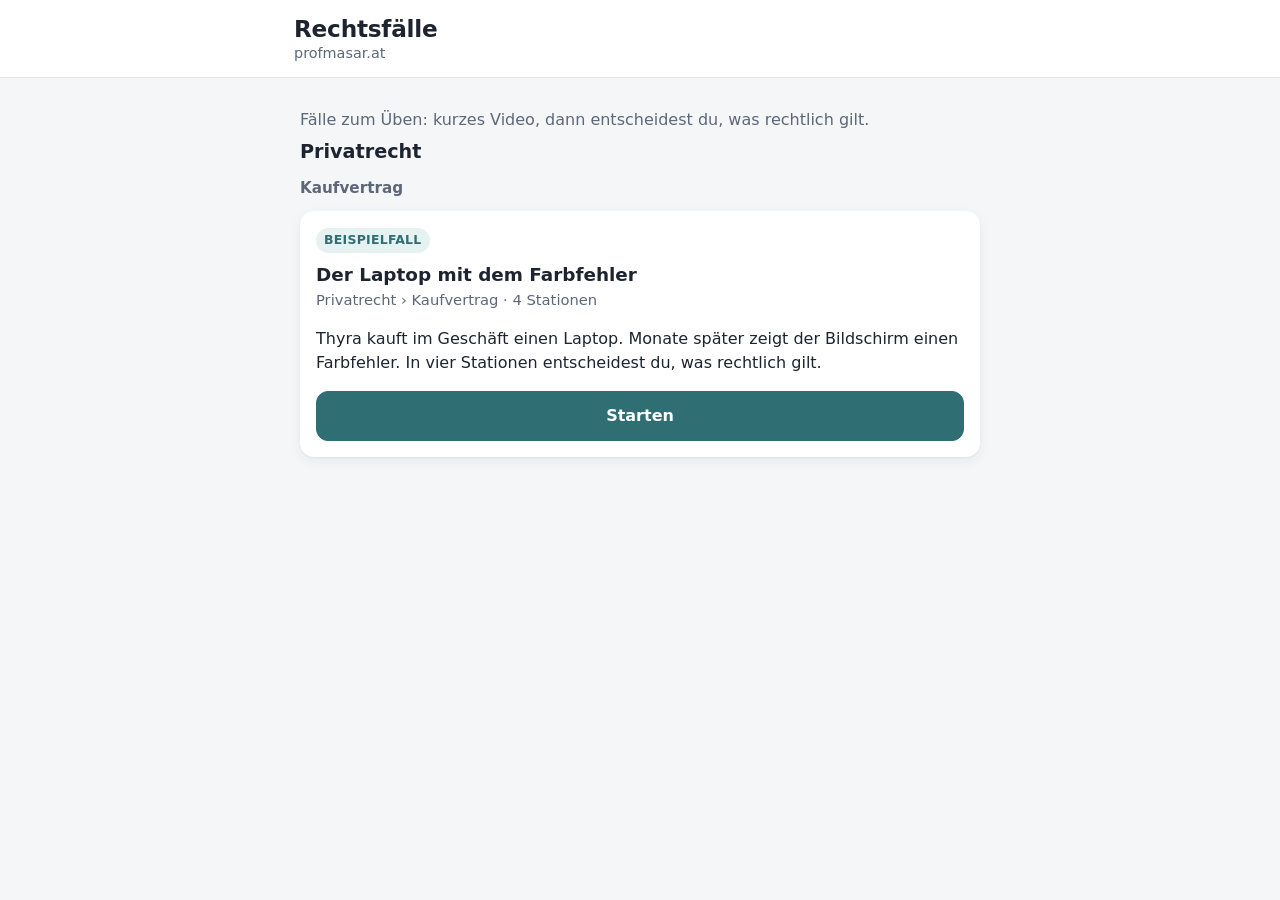
<file: index.html>
<!DOCTYPE html>
<html lang="de-AT">
<head>
  <meta charset="utf-8">
  <meta name="viewport" content="width=device-width, initial-scale=1">
  <title>Rechtsfälle – profmasar.at</title>
  <link rel="icon" href="data:image/svg+xml,%3Csvg xmlns='http://www.w3.org/2000/svg' viewBox='0 0 16 16'%3E%3Crect width='16' height='16' rx='3' fill='%232f6f73'/%3E%3C/svg%3E">
  <link rel="stylesheet" href="css/style.css">
</head>
<body data-rolle="uebersicht">
  <header class="top">
    <div class="wrap">
      <div>
        <h1>Rechtsfälle</h1>
        <p class="sub">profmasar.at</p>
      </div>
    </div>
  </header>
  <main class="wrap" id="app"></main>
  <script src="inhalte/faelle.js"></script>
  <script src="faelle/laptop-farbfehler/fall.js"></script>
  <script src="js/app.js"></script>
  <script src="js/uebersicht.js"></script>
</body>
</html>
</file>
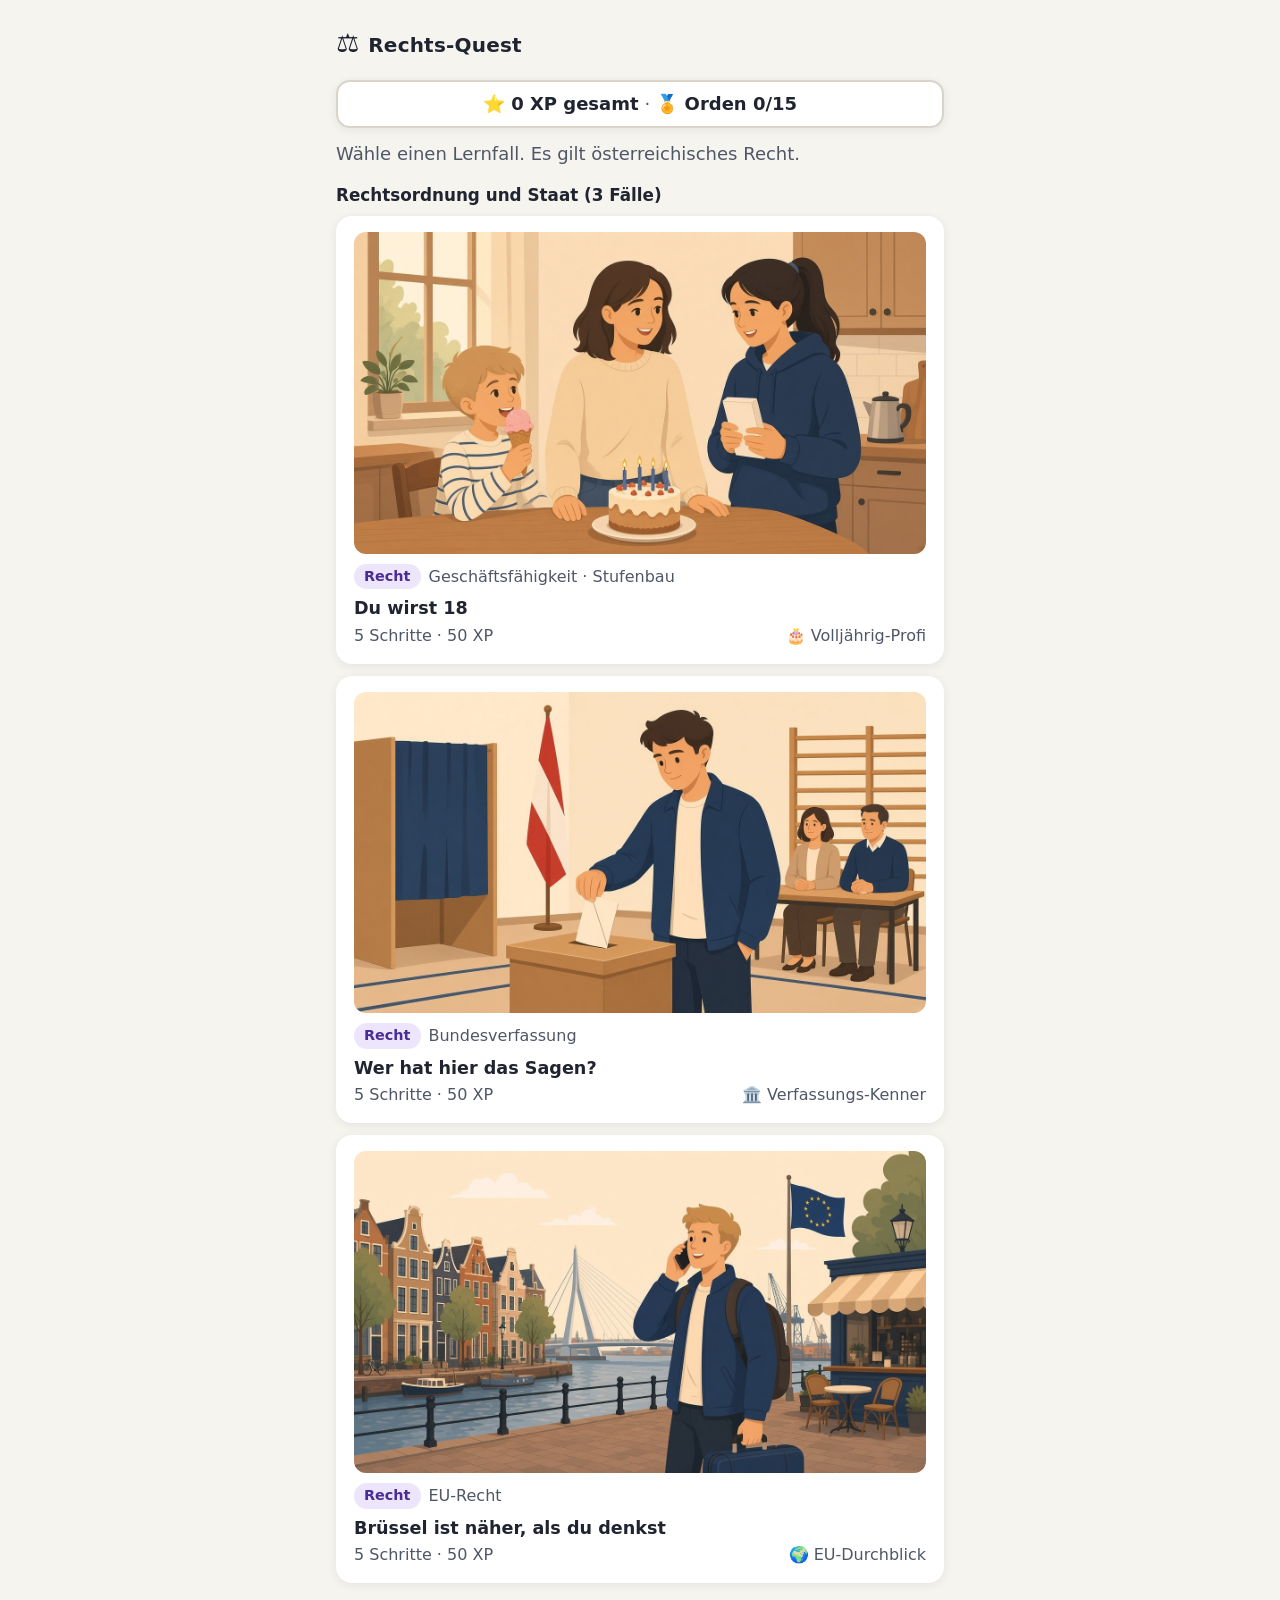
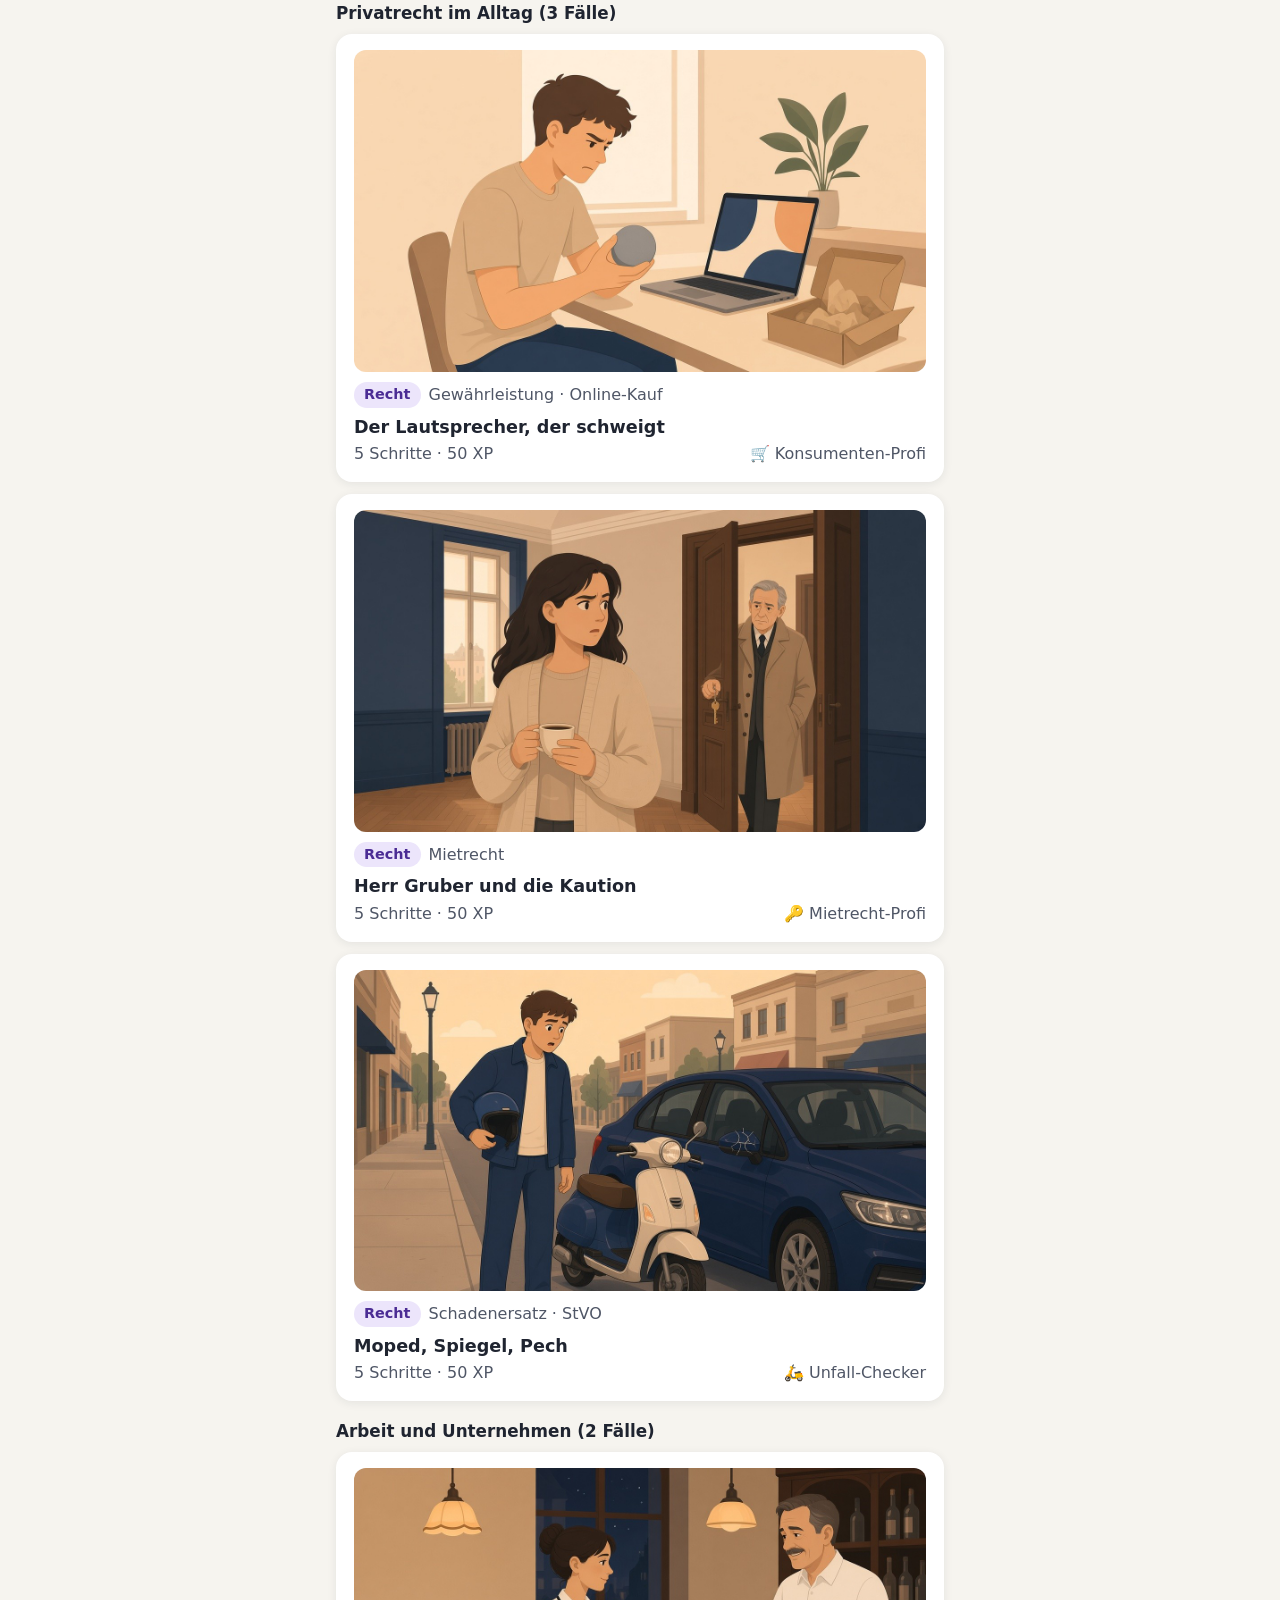
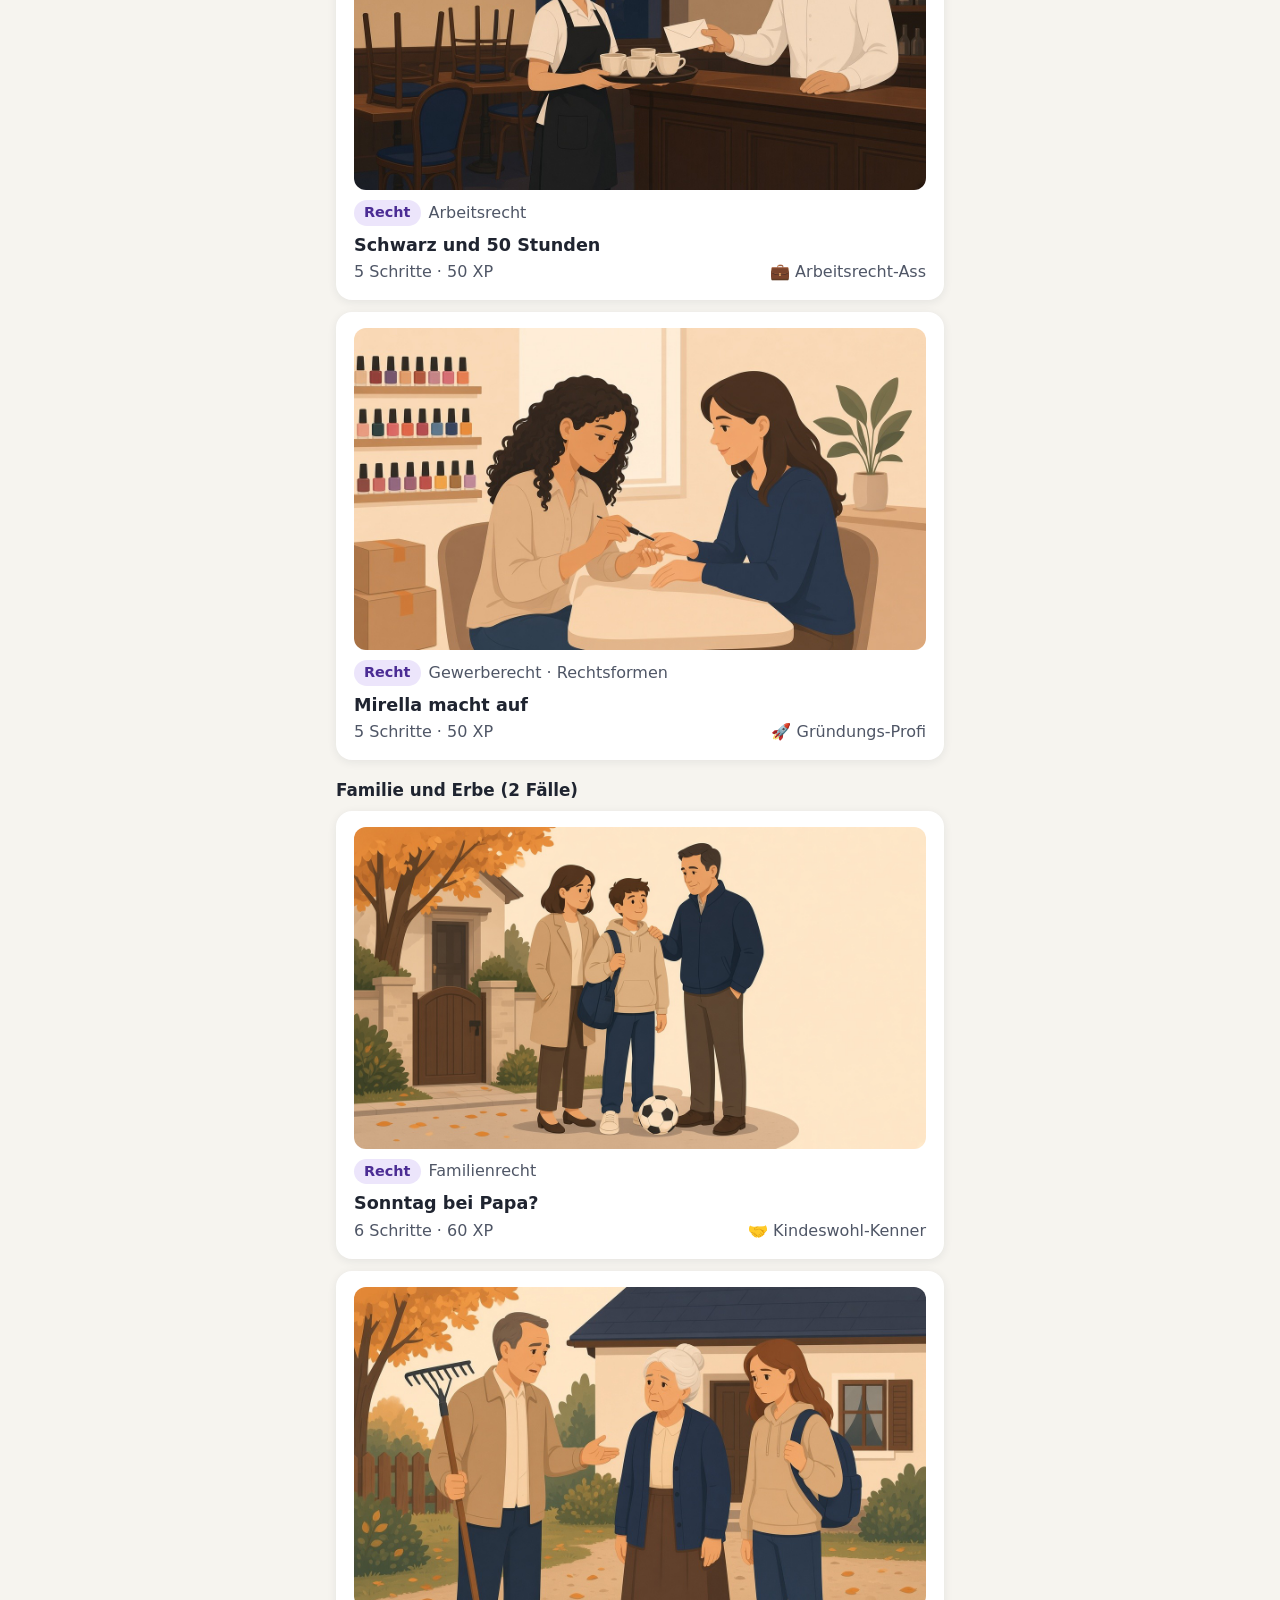
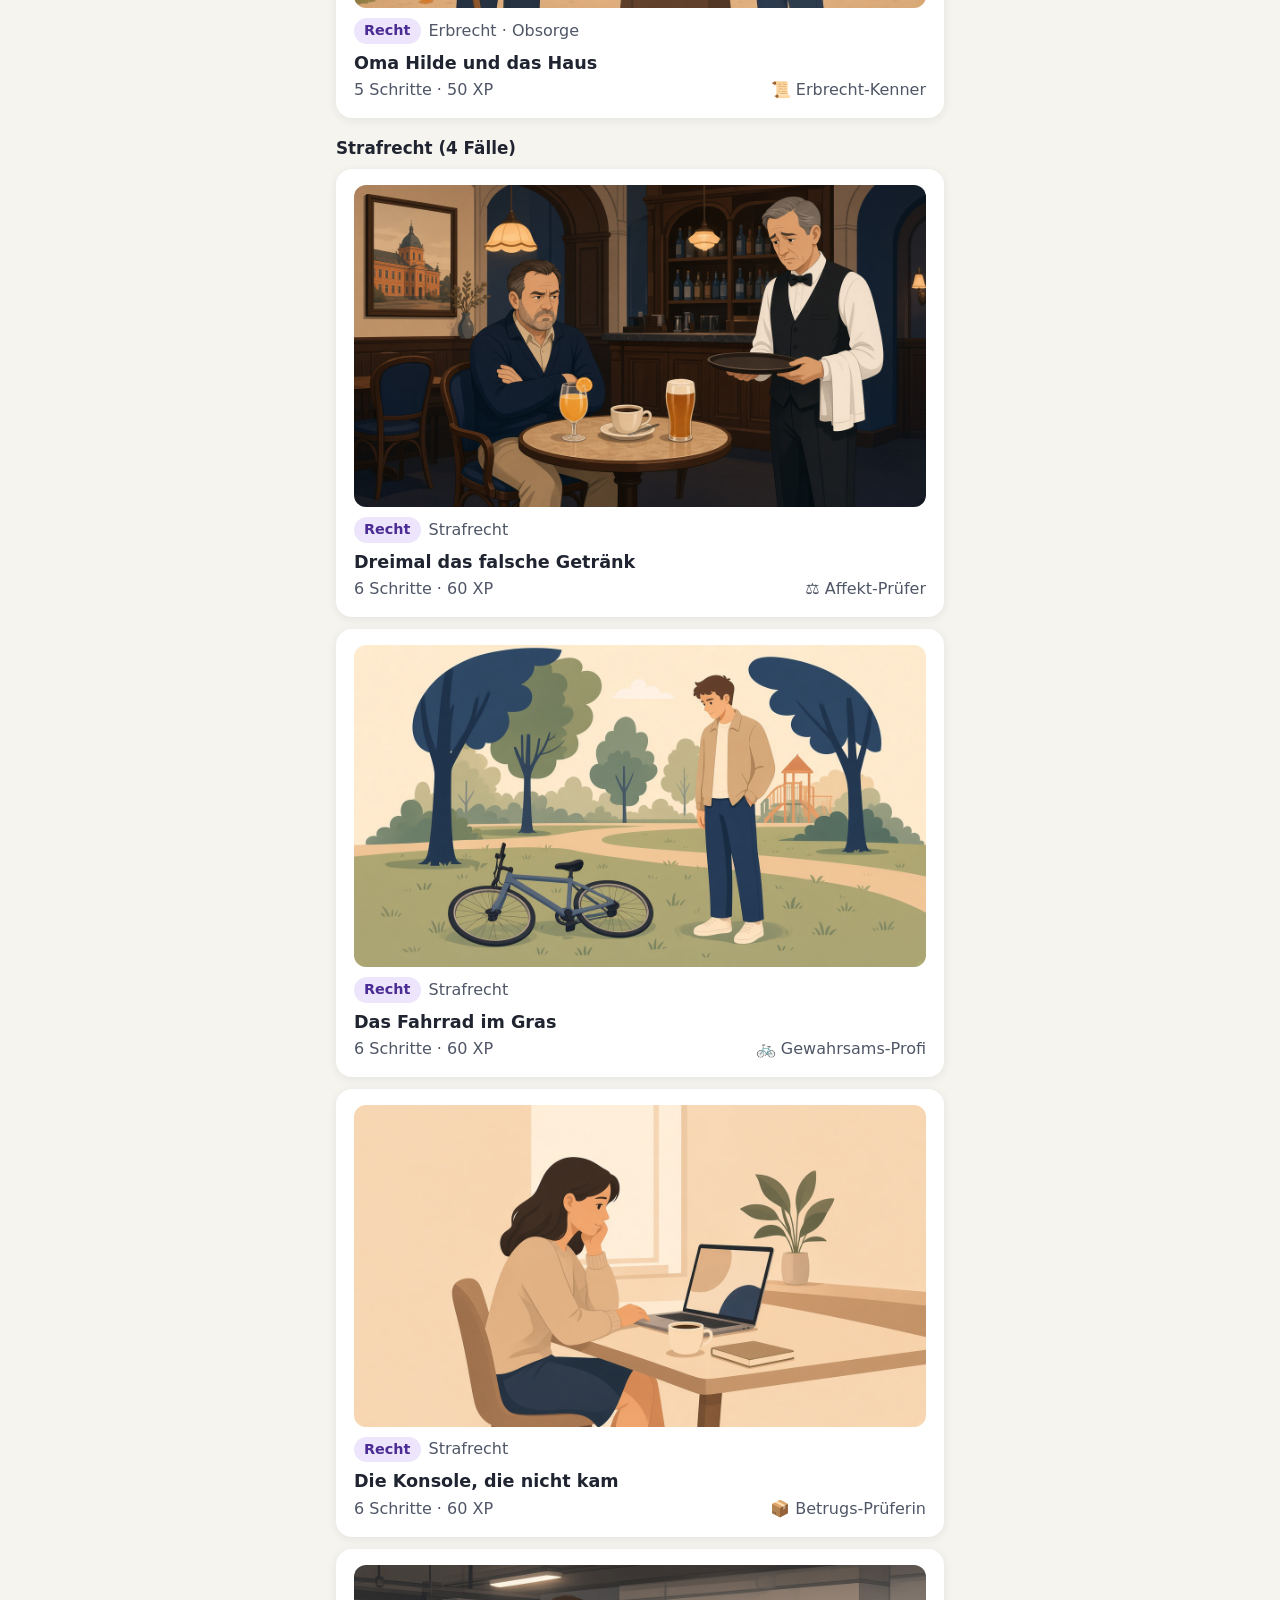
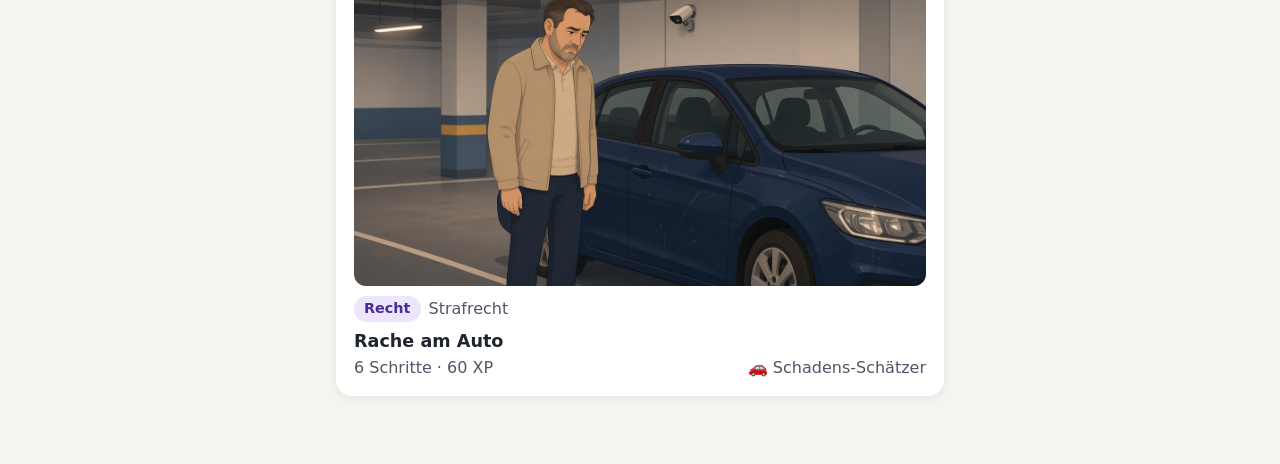
<file: quest/index.html>
<!doctype html>
<html lang="de-AT">
<head>
<meta charset="utf-8">
<meta name="viewport" content="width=device-width, initial-scale=1, viewport-fit=cover">
<meta name="referrer" content="no-referrer">
<meta http-equiv="Content-Security-Policy" content="default-src 'none'; script-src 'self' 'unsafe-inline'; style-src 'self' 'unsafe-inline'; img-src 'self' data:; connect-src 'none'; font-src 'none'; form-action 'none'">
<title>Rechts-Quest</title>
<link rel="stylesheet" href="style.css?v=2026112703">
</head>
<body>
<main id="app" class="app" tabindex="-1">
  <noscript><p>Bitte JavaScript aktivieren, damit der Fall funktioniert.</p></noscript>
</main>
<script src="fall1.js"></script>
<script src="fall2.js"></script>
<script src="fall3.js"></script>
<script src="fall4.js"></script>
<script src="fall5.js"></script>
<script src="fall6.js"></script>
<script src="fall7.js"></script>
<script src="fall8.js"></script>
<script src="fall9.js"></script>
<script src="fall10.js"></script>
<script src="fall11.js"></script>
<script src="fall12.js"></script>
<script src="fall13.js"></script>
<script src="fall14.js"></script>
<script src="baustein_21.js"></script>
<script src="app.js?v=2026112703"></script>
</body>
</html>
</file>
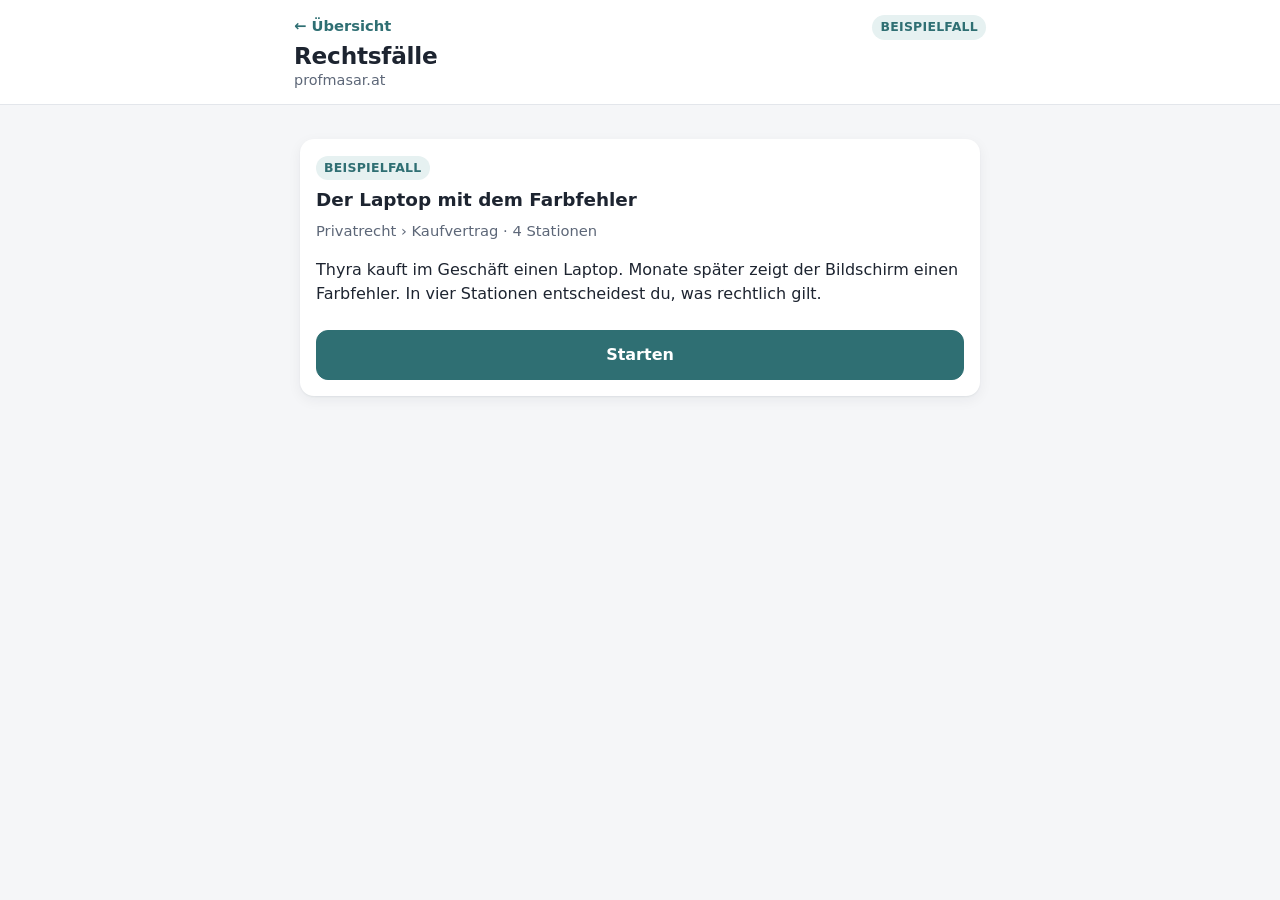
<file: faelle/laptop-farbfehler/index.html>
<!DOCTYPE html>
<html lang="de-AT">
<head>
  <meta charset="utf-8">
  <meta name="viewport" content="width=device-width, initial-scale=1">
  <title>Der Laptop mit dem Farbfehler – Rechtsfälle</title>
  <link rel="icon" href="data:image/svg+xml,%3Csvg xmlns='http://www.w3.org/2000/svg' viewBox='0 0 16 16'%3E%3Crect width='16' height='16' rx='3' fill='%232f6f73'/%3E%3C/svg%3E">
  <link rel="stylesheet" href="../../css/style.css">
</head>
<body data-rolle="fall">
  <header class="top">
    <div class="wrap">
      <div>
        <a class="back" href="../../">← Übersicht</a>
        <h1>Rechtsfälle</h1>
        <p class="sub">profmasar.at</p>
      </div>
      <span class="badge" id="kennzeichen">Beispielfall</span>
    </div>
  </header>
  <main class="wrap" id="app"></main>
  <script src="fall.js"></script>
  <script src="../../js/app.js"></script>
</body>
</html>
</file>
<file: css/style.css>
:root {
  --bg: #f5f6f8;
  --card: #fff;
  --text: #1d2430;
  --muted: #5d6778;
  --line: #e3e6eb;
  --accent: #2f6f73;
  --accent-soft: #e6f1f1;
  --ok: #146c34;
  --ok-soft: #e5f5eb;
  --warn: #7a5b00;
  --warn-soft: #fff6d6;
  --bad: #a82a24;
  --bad-soft: #fbeaea;
  --radius: 14px;
  --shadow: 0 1px 2px rgba(20, 30, 50, .06), 0 4px 14px rgba(20, 30, 50, .06);
}
* { box-sizing: border-box; }
html { -webkit-text-size-adjust: 100%; }
body {
  margin: 0;
  background: var(--bg);
  color: var(--text);
  font: 16px/1.5 system-ui, -apple-system, "Segoe UI", Roboto, "Helvetica Neue", Arial, sans-serif;
}
button {
  font: inherit;
  color: inherit;
  cursor: pointer;
  -webkit-tap-highlight-color: transparent;
}
button:focus-visible {
  outline: 3px solid var(--accent);
  outline-offset: 2px;
}
.wrap {
  max-width: 720px;
  margin: 0 auto;
  padding: 16px 14px 28px;
}
header.top {
  background: var(--card);
  border-bottom: 1px solid var(--line);
}
header.top .wrap {
  padding: 14px 14px 12px;
  display: flex;
  align-items: baseline;
  justify-content: space-between;
  gap: 12px;
}
h1 {
  font-size: 1.25rem;
  line-height: 1.25;
  margin: 0;
  letter-spacing: -.01em;
}
.sub {
  color: var(--muted);
  font-size: .9rem;
  margin: 0;
}
h2 {
  font-size: 1.15rem;
  line-height: 1.3;
  margin: 0 0 8px;
}
h3 {
  font-size: 1rem;
  margin: 0 0 8px;
}
.badge {
  display: inline-block;
  font-size: .78rem;
  font-weight: 700;
  letter-spacing: .02em;
  text-transform: uppercase;
  padding: 3px 8px;
  border-radius: 99px;
  background: var(--accent-soft);
  color: var(--accent);
}
.card {
  background: var(--card);
  border-radius: var(--radius);
  box-shadow: var(--shadow);
  padding: 16px;
  margin: 12px 0;
}
.muted { color: var(--muted); }
.small { font-size: .9rem; }
.btn {
  min-height: 50px;
  padding: 12px 18px;
  border-radius: 12px;
  border: 1px solid var(--line);
  background: var(--card);
  font-weight: 600;
  font-size: 1rem;
  text-align: left;
}
.btn:active { transform: scale(.98); }
.btn.primary {
  background: var(--accent);
  border-color: var(--accent);
  color: #fff;
  text-align: center;
}
.btn.block { width: 100%; }
.btn.ghost {
  background: transparent;
  text-align: center;
}
.wahl {
  width: 100%;
  margin: 0;
  display: flex;
  align-items: flex-start;
  gap: 10px;
  line-height: 1.4;
}
.wahl-mark {
  flex: 0 0 22px;
  width: 22px;
  height: 22px;
  margin-top: 2px;
  border: 2px solid #c5ccd6;
  border-radius: 50%;
  background: #fff;
}
.wahl-text { flex: 1; }
.btns { display: flex; flex-direction: column; gap: 10px; margin-top: 12px; }
.prompt {
  font-weight: 650;
  margin: 4px 0 0;
}
.kicker {
  color: var(--muted);
  font-size: .88rem;
  font-weight: 600;
  margin: 0 0 4px;
}

/* Timeline */
.timeline {
  display: flex;
  align-items: flex-start;
  justify-content: space-between;
  gap: 0;
  margin: 14px 0 6px;
  padding: 0 2px;
}
.tl-step {
  flex: 1;
  display: flex;
  flex-direction: column;
  align-items: center;
  position: relative;
  min-width: 0;
}
.tl-step:not(:last-child)::after {
  content: "";
  position: absolute;
  top: 13px;
  left: calc(50% + 14px);
  right: calc(-50% + 14px);
  height: 2px;
  background: var(--line);
}
.tl-step.done:not(:last-child)::after { background: var(--accent); }
.tl-dot {
  width: 26px;
  height: 26px;
  border-radius: 50%;
  border: 2px solid #c5ccd6;
  background: #fff;
  color: var(--muted);
  font-size: .78rem;
  font-weight: 700;
  display: flex;
  align-items: center;
  justify-content: center;
  z-index: 1;
}
.tl-step.done .tl-dot {
  background: var(--accent);
  border-color: var(--accent);
  color: #fff;
}
.tl-step.now .tl-dot {
  border-color: var(--accent);
  background: var(--accent-soft);
  color: var(--accent);
  box-shadow: 0 0 0 3px var(--accent-soft);
}
.tl-label {
  margin-top: 6px;
  font-size: .68rem;
  line-height: 1.25;
  text-align: center;
  color: var(--muted);
  font-weight: 600;
  max-width: 100%;
  overflow-wrap: anywhere;
}
.tl-step.now .tl-label { color: var(--text); }
.tl-step.done .tl-label { color: var(--accent); }

/* Consequence + theory */
.folge {
  display: flex;
  gap: 12px;
  align-items: flex-start;
}
.folge-icon {
  flex: 0 0 36px;
  width: 36px;
  height: 36px;
  border-radius: 10px;
  display: flex;
  align-items: center;
  justify-content: center;
}
.folge-icon svg { width: 20px; height: 20px; fill: currentColor; }
.folge.richtig { background: var(--ok-soft); }
.folge.richtig .folge-icon { background: var(--ok); color: #fff; }
.folge.richtig .folge-label { color: var(--ok); }
.folge.uebersehen { background: var(--warn-soft); }
.folge.uebersehen .folge-icon { background: var(--warn); color: #fff; }
.folge.uebersehen .folge-label { color: var(--warn); }
.folge.falsch { background: var(--bad-soft); }
.folge.falsch .folge-icon { background: var(--bad); color: #fff; }
.folge.falsch .folge-label { color: var(--bad); }
.folge-label {
  font-size: .8rem;
  font-weight: 800;
  letter-spacing: .03em;
  text-transform: uppercase;
  margin: 0 0 4px;
}
.folge-text { margin: 0; font-weight: 550; }
.theorie {
  border-left: 4px solid var(--accent);
  padding: 12px 14px;
  background: var(--accent-soft);
}
.theorie h3 { color: var(--accent); }

/* Start */
.start-card h2 { margin-top: 8px; }
.start-meta {
  color: var(--muted);
  font-size: .92rem;
  margin: 0 0 12px;
}
.start-card .btn { margin-top: 8px; }

/* Dashboard */
.dash-sum {
  display: grid;
  grid-template-columns: repeat(3, 1fr);
  gap: 8px;
  margin: 12px 0;
}
.dash-pill {
  border-radius: 12px;
  padding: 10px 8px;
  text-align: center;
}
.dash-pill strong {
  display: block;
  font-size: 1.35rem;
  line-height: 1.1;
}
.dash-pill span {
  display: block;
  font-size: .78rem;
  font-weight: 700;
  margin-top: 2px;
}
.dash-pill.richtig { background: var(--ok-soft); color: var(--ok); }
.dash-pill.uebersehen { background: var(--warn-soft); color: var(--warn); }
.dash-pill.falsch { background: var(--bad-soft); color: var(--bad); }
.dash-row {
  display: flex;
  gap: 12px;
  align-items: flex-start;
  padding: 14px 0;
  border-top: 1px solid var(--line);
}
.dash-row:last-child { padding-bottom: 2px; }
.dash-mark {
  flex: 0 0 36px;
  width: 36px;
  height: 36px;
  border-radius: 10px;
  display: flex;
  align-items: center;
  justify-content: center;
  color: #fff;
}
.dash-mark svg { width: 20px; height: 20px; fill: currentColor; }
.dash-row.richtig .dash-mark { background: var(--ok); }
.dash-row.uebersehen .dash-mark { background: var(--warn); }
.dash-row.falsch .dash-mark { background: var(--bad); }
.dash-tag {
  font-size: .78rem;
  font-weight: 800;
  letter-spacing: .03em;
  text-transform: uppercase;
  margin: 0;
}
.dash-row.richtig .dash-tag { color: var(--ok); }
.dash-row.uebersehen .dash-tag { color: var(--warn); }
.dash-row.falsch .dash-tag { color: var(--bad); }
.dash-thema { font-weight: 700; margin: 1px 0 4px; }
.dash-text { margin: 0; color: var(--muted); font-size: .92rem; }

.legende {
  font-size: .88rem;
  color: var(--muted);
  margin: 0 0 8px;
}

@media (min-width: 720px) {
  .wrap { padding: 22px 20px 40px; }
  h1 { font-size: 1.45rem; }
  .tl-label { font-size: .75rem; }
  .wahl { font-size: 1.02rem; }
}

.visually-hidden{position:absolute;width:1px;height:1px;padding:0;margin:-1px;overflow:hidden;clip:rect(0,0,0,0);white-space:nowrap;border:0}

.sticky {
  position: fixed;
  left: 0; right: 0; bottom: 0;
  background: rgba(255,255,255,.96);
  border-top: 1px solid var(--line);
  padding: 10px 14px calc(10px + env(safe-area-inset-bottom));
  z-index: 20;
}
.sticky .inner { max-width: 720px; margin: 0 auto; }
.wrap.has-sticky { padding-bottom: 88px; }
#dashboard .card { padding: 14px 16px 8px; }
#dashboard h2 { margin-bottom: 6px; }
.legende { margin: 0 0 6px; }
.dash-sum { margin: 8px 0 6px; }
.dash-pill { padding: 8px 6px; }
.dash-pill strong { font-size: 1.2rem; }
.dash-row { padding: 9px 0; }
.dash-thema { margin: 0 0 2px; }
.dash-text { line-height: 1.35; }
@media (min-width: 720px) {
  .sticky {
    position: static;
    background: none;
    border: 0;
    padding: 8px 0 0;
  }
  .wrap.has-sticky { padding-bottom: 28px; }
  .sticky .btn.block {
    width: auto;
    min-width: 280px;
    margin: 0 auto;
    display: block;
    text-align: center;
  }
}

/* Stationsvideo */
.station-video {
  margin: 10px 0 0;
  border-radius: var(--radius);
  overflow: hidden;
  background: #111;
  box-shadow: var(--shadow);
  aspect-ratio: 16 / 9;
}
.station-video video {
  display: block;
  width: 100%;
  height: 100%;
  object-fit: contain;
  background: #111;
  vertical-align: middle;
}

/* Übersicht */
.fall-karte h3 {
  font-size: 1.15rem;
  margin: 8px 0 0;
}
.fall-karte .btn {
  display: block;
  width: 100%;
  margin-top: 8px;
}
.gebiet { margin-top: 8px; }
.gebiet > h2 {
  font-size: 1.2rem;
  margin: 8px 0 4px;
}
.gebiet .thema {
  color: var(--muted);
  font-size: .95rem;
  font-weight: 700;
  margin: 12px 0 0;
}
.intro {
  margin: 8px 0 4px;
  color: var(--muted);
}

/* Zurück-Link */
a.back {
  display: inline-block;
  color: var(--accent);
  text-decoration: none;
  font-weight: 650;
  font-size: .92rem;
  margin: 0 0 4px;
}
a.back:hover { text-decoration: underline; }
a.back:focus-visible {
  outline: 3px solid var(--accent);
  outline-offset: 2px;
}

/* Großer Play-Knopf, falls Ton-Wiedergabe blockiert wird */
.station-video { position: relative; }
.video-play {
  position: absolute;
  inset: 0;
  margin: 0;
  border: 0;
  background: rgba(0, 0, 0, .38);
  display: flex;
  align-items: center;
  justify-content: center;
  cursor: pointer;
}
.video-play[hidden] { display: none !important; }
.video-play:focus-visible {
  outline: 3px solid #fff;
  outline-offset: -6px;
}
.video-play-icon {
  width: 76px;
  height: 76px;
  border-radius: 50%;
  background: rgba(255, 255, 255, .95);
  color: #1d2430;
  display: flex;
  align-items: center;
  justify-content: center;
  box-shadow: 0 2px 10px rgba(0, 0, 0, .25);
}
.video-play-icon svg {
  width: 36px;
  height: 36px;
  fill: currentColor;
  margin-left: 4px;
}
</file>
<file: quest/style.css>
/* Quest-App – Stil. Nur Systemschriften, keine externen Ressourcen. */
:root {
  --bg: #f6f4ef;
  --card: #ffffff;
  --ink: #1f2430;
  --muted: #4f5666;
  --line: #e3dfd6;
  --accent: #3b5bb5;
  --accent-ink: #ffffff;
  --ok: #1d7a46;
  --ok-bg: #e3f4ea;
  --warn: #9a4a00;
  --warn-bg: #fff0e0;
  --gold: #c58a12;
  --radius: 16px;
  --shadow: 0 2px 10px rgba(30, 36, 48, .08);
}
* { box-sizing: border-box; }
html { -webkit-text-size-adjust: 100%; }
body {
  margin: 0;
  font-family: system-ui, -apple-system, "Segoe UI", Roboto, "Helvetica Neue", Arial, sans-serif;
  font-size: 17px;
  line-height: 1.5;
  color: var(--ink);
  background: var(--bg);
}
.app { max-width: 640px; margin: 0 auto; padding: 16px 16px calc(48px + env(safe-area-inset-bottom, 0px)); }
h1, h2, h3 { line-height: 1.25; margin: 0 0 8px; }
h1 { font-size: 1.25rem; letter-spacing: .01em; }
h2 { font-size: 1.15rem; }
h3 { font-size: 1.05rem; }
p { margin: 0 0 12px; }
.muted { color: var(--muted); }
.small { font-size: 1rem; }
[hidden] { display: none !important; }
.sr-only { position: absolute; width: 1px; height: 1px; overflow: hidden; clip: rect(0 0 0 0); white-space: nowrap; }

button { font: inherit; cursor: pointer; }
/* Fokus (WCAG AA): dunkler Außenrahmen, gelber Innenring wie bisher */
button:focus-visible, .card:focus-visible { outline: 3px solid #1f2430; outline-offset: 2px; box-shadow: 0 0 0 2px #f2b705; }
.btn {
  display: inline-flex; align-items: center; justify-content: center; gap: 8px;
  min-height: 48px; padding: 10px 18px; border-radius: 12px;
  border: 2px solid var(--accent); background: var(--accent); color: var(--accent-ink);
  font-weight: 600; font-size: 1.05rem;
  transition: transform .15s ease, background-color .2s ease;
}
.btn:active { transform: scale(.98); }
.btn.secondary { background: transparent; color: var(--accent); }
.btn.ghost { background: transparent; border-color: transparent; color: var(--accent); padding: 8px 10px; min-height: 44px; }
.btn.block { width: 100%; }
.btn.danger { background: transparent; color: #a1281f; border-color: #a1281f; }

/* Kopfzeile */
.top { display: flex; align-items: center; justify-content: space-between; gap: 8px; margin-bottom: 12px; }
.top .logo { font-size: 1.6rem; }
.levelbox { background: var(--card); border-radius: var(--radius); box-shadow: var(--shadow); padding: 14px 16px; margin-bottom: 16px; }
.levelrow { display: flex; justify-content: space-between; align-items: baseline; gap: 8px; flex-wrap: wrap; }
.leveltitle { font-weight: 700; font-size: 1.1rem; }
.bar { height: 14px; background: #ebe7de; border-radius: 99px; overflow: hidden; margin-top: 8px; }
.bar > span { display: block; height: 100%; width: 0; border-radius: 99px;
  background: linear-gradient(90deg, #5b7fd6, #7a62c9); transition: width .8s ease; }

/* Quest-Karten */
.list { display: grid; gap: 12px; margin-bottom: 20px; }
.card {
  display: block; width: 100%; text-align: left; color: var(--ink);
  background: var(--card); border: 2px solid transparent; border-radius: var(--radius);
  box-shadow: var(--shadow); padding: 14px 16px;
  transition: transform .2s ease, border-color .2s ease;
}
.card:hover { border-color: #c9d3ee; }
.card:active { transform: scale(.99); }
.cardhead { display: flex; align-items: center; gap: 8px; margin-bottom: 6px; flex-wrap: wrap; }
.tag { display: inline-block; padding: 2px 10px; border-radius: 99px; font-size: .9rem; font-weight: 700; background: #eceef3; color: #333a48; }
.tag.recht { background: #ece5fb; color: #4b2c94; }
.tag.rw { background: #e1f3e8; color: #1c5c37; }
.tag.bw { background: #e2ecfb; color: #1f4a8f; }
.status { font-size: .9rem; font-weight: 600; padding: 2px 10px; border-radius: 99px; }
.status.neu { background: #fff3d6; color: #7a5200; }
.status.done { background: var(--ok-bg); color: var(--ok); }
.cardtitle { font-size: 1.1rem; font-weight: 700; margin: 2px 0; }
.cardmeta { display: flex; justify-content: space-between; gap: 8px; color: var(--muted); font-size: 1rem; flex-wrap: wrap; }

/* Abzeichen-Regal */
.shelf { display: grid; grid-template-columns: repeat(auto-fill, minmax(96px, 1fr)); gap: 10px; background: var(--card);
  border-radius: var(--radius); box-shadow: var(--shadow); padding: 14px; margin-bottom: 20px; }
.badge { text-align: center; font-size: .95rem; }
.badge .em { display: grid; place-items: center; width: 60px; height: 60px; margin: 0 auto 4px; border-radius: 50%;
  font-size: 2rem; background: radial-gradient(circle at 35% 30%, #fff6d8, #f2d27a); box-shadow: 0 0 0 3px #f6e3a8; }
.badge.locked .em { background: #eeece6; box-shadow: 0 0 0 3px #e3dfd6; filter: grayscale(1); opacity: .55; }
.badge.locked { color: var(--muted); }

/* Spiel */
.playhead { display: flex; align-items: center; justify-content: space-between; gap: 8px; margin-bottom: 8px; }
.dots { display: flex; gap: 8px; justify-content: center; margin: 4px 0 14px; }
.dot { width: 12px; height: 12px; border-radius: 50%; background: #d9d4c8; transition: background-color .3s ease, transform .3s ease; }
.dot.now { background: var(--accent); transform: scale(1.25); }
.dot.ok { background: var(--ok); }
/* Figur: Kopfzeile (Avatar + Name + Rolle), darunter Sprechblase in voller Breite */
.figure { margin-bottom: 14px; }
.figwho { display: flex; align-items: center; gap: 10px; margin-bottom: 10px; min-width: 0; }
.figtext { min-width: 0; overflow-wrap: anywhere; }
.figrolle { font-size: 1rem; color: var(--muted); line-height: 1.3; }
.avatar { flex: 0 0 auto; width: 52px; height: 52px; border-radius: 50%; display: grid; place-items: center; font-size: 1.75rem;
  background: #4a7bd0; box-shadow: var(--shadow); }
.figname { font-weight: 700; font-size: 1.05rem; line-height: 1.3; }
.bubble { position: relative; background: var(--card); border-radius: var(--radius); box-shadow: var(--shadow); padding: 14px 16px; }
.bubble::before { content: ""; position: absolute; left: 20px; top: -8px; border: 8px solid transparent; border-top: 0; border-bottom-color: var(--card); }
.options { display: grid; gap: 10px; margin: 14px 0; }
.opt {
  position: relative; width: 100%; min-height: 56px; text-align: left; padding: 12px 16px;
  border-radius: 14px; border: 2px solid #cfd6e6; background: var(--card); color: var(--ink); font-size: 1.05rem;
  transition: border-color .2s ease, background-color .2s ease, transform .15s ease;
}
.opt:hover:not(:disabled) { border-color: var(--accent); }
.opt:active:not(:disabled) { transform: scale(.99); }
.opt:disabled { cursor: default; }
.opt.right { border-color: var(--ok); background: var(--ok-bg); }
.opt.wrong { border-color: #e6a868; background: var(--warn-bg); color: #5b3a1a; }
.opt .mark { font-weight: 700; margin-right: 6px; }
.feedback { border-radius: 14px; padding: 12px 16px; margin: 0 0 12px; font-size: 1.02rem; }
.feedback:empty { display: none; }
.feedback.ok { background: var(--ok-bg); color: #13502f; border-left: 5px solid var(--ok); }
.feedback.warn { background: var(--warn-bg); color: #5b3000; border-left: 5px solid #e08a2e; }
.hint { background: #eef2fb; color: #26365f; border-radius: 14px; padding: 10px 14px; margin-bottom: 12px; }
.actions { display: flex; gap: 10px; flex-wrap: wrap; justify-content: space-between; align-items: center; }
/* XP-Anzeige: eigene Pille neben „Weiter“ (im Textfluss, überdeckt nichts) + Zähler oben */
.headright { display: inline-flex; align-items: center; gap: 8px; }
.xpcount { font-size: .95rem; font-weight: 700; color: #4b3a00; background: #fff3d6; border-radius: 99px; padding: 2px 10px; white-space: nowrap; }
.xpcount.bump { animation: bump .9s ease-out; }
@keyframes bump { 0% { transform: scale(1); } 30% { transform: scale(1.18); background: #ffe39a; } 100% { transform: scale(1); } }
.nextwrap { display: inline-flex; align-items: center; gap: 10px; margin-left: auto; }
.next-float { display: none; }
.xppill { font-weight: 800; color: var(--ok); background: var(--ok-bg); border: 2px solid #b9e2c9; border-radius: 99px; padding: 4px 12px; white-space: nowrap;
  animation: pillpop .9s ease-out both; }
@keyframes pillpop { 0% { opacity: 0; transform: scale(.7); } 35% { opacity: 1; transform: scale(1.08); } 100% { opacity: 1; transform: scale(1); } }

/* Abschluss */
.finish { text-align: center; }
.reveal { width: 120px; height: 120px; margin: 10px auto 12px; border-radius: 50%; display: grid; place-items: center; font-size: 3.6rem;
  background: radial-gradient(circle at 35% 30%, #fff6d8, #f2d27a); box-shadow: 0 0 0 5px #f6e3a8, 0 0 30px rgba(242, 190, 60, .55);
  animation: reveal 1s cubic-bezier(.2, 1.4, .4, 1) both; }
@keyframes reveal { 0% { transform: scale(.2) rotate(-25deg); opacity: 0; } 100% { transform: scale(1) rotate(0); opacity: 1; } }
.xpgain { font-size: 1.4rem; font-weight: 800; color: var(--ok); margin: 6px 0 10px; }
.panel { background: var(--card); border-radius: var(--radius); box-shadow: var(--shadow); padding: 16px; margin-bottom: 14px; text-align: left; }
.sources { font-size: 1rem; color: var(--muted); }

/* Level-up Popup und Dialog */
.overlay { position: fixed; inset: 0; background: rgba(20, 24, 34, .45); display: grid; place-items: center; padding: 20px; z-index: 10; }
.pop { background: var(--card); border-radius: 20px; padding: 22px; max-width: 360px; width: 100%; text-align: center; box-shadow: 0 10px 40px rgba(0,0,0,.2);
  animation: pop .45s cubic-bezier(.2, 1.5, .4, 1) both; }
.pop .big { font-size: 3rem; }
@keyframes pop { 0% { transform: scale(.6); opacity: 0; } 100% { transform: scale(1); opacity: 1; } }
.fade { animation: fade .35s ease both; }
@keyframes fade { from { opacity: 0; transform: translateY(6px); } to { opacity: 1; transform: none; } }
.note { font-size: 1rem; color: var(--muted); background: #fbf8f0; border: 1px dashed var(--line); border-radius: 12px; padding: 8px 12px; margin-bottom: 12px; }
footer { margin-top: 24px; text-align: center; }

@media (max-width: 699px) {
  .app.view-step.has-step-actions {
    padding-bottom: calc(112px + env(safe-area-inset-bottom, 0px));
  }
  .app.view-step .actions.step-actions.is-active {
    position: fixed;
    left: 0;
    right: 0;
    bottom: 0;
    z-index: 5;
    width: 100%;
    max-width: 640px;
    margin: 0 auto;
    padding: 8px 16px calc(48px + env(safe-area-inset-bottom, 0px));
    background: var(--bg);
    border-top: 1px solid var(--line);
    box-shadow: 0 -2px 10px rgba(30, 36, 48, .08);
  }
  .next-float {
    position: fixed;
    top: calc(8px + env(safe-area-inset-top, 0px));
    right: 12px;
    z-index: 6;
    min-height: 36px;
    height: 36px;
    padding: 0 14px;
    border-radius: 99px;
    font-size: .95rem;
    font-weight: 700;
    box-shadow: var(--shadow);
  }
  .next-float.is-at-bottom {
    display: inline-flex;
  }
}
@media (min-width: 700px) {
  .app { padding-top: 28px; }
  body { font-size: 18px; }
  .next-float { display: none !important; }
}
@media (prefers-reduced-motion: reduce) {
  *, *::before, *::after { animation: none !important; transition: none !important; }
}
.btn { text-decoration: none; }

/* Zusatz für Rechts-Quest Fall 1 */
.notice {
  background: #fff8e8;
  border: 2px solid #e0c878;
  border-radius: 14px;
  padding: 12px 16px;
  margin-bottom: 14px;
  font-weight: 600;
  color: #4a3a10;
}
.abschnitt {
  font-weight: 800;
  font-size: 1.02rem;
  color: #2f4f7f;
  margin: 0 0 2px;
  letter-spacing: .01em;
}
.theorie {
  background: #eef2fb;
  border-left: 5px solid #3b5bb5;
  border-radius: 14px;
  padding: 12px 16px;
  margin: 0 0 12px;
  text-align: left;
}
.theorie h3, .wiederholung h3 { margin: 0 0 8px; font-size: 1.05rem; }
.wiederholung {
  background: var(--card);
  border-radius: 14px;
  box-shadow: var(--shadow);
  padding: 14px 16px;
  margin-bottom: 12px;
  text-align: left;
}
#ausgangsfrage { scroll-margin-top: 12px; }
.review-actions {
  display: flex;
  gap: 8px;
  align-items: stretch;
  margin: 10px 0 0;
  scroll-margin-bottom: calc(112px + env(safe-area-inset-bottom, 0px));
}
.review-actions .btn {
  flex: 1 1 0;
  min-width: 0;
  min-height: 40px;
  padding: 8px 10px;
  font-size: .92rem;
  line-height: 1.2;
  text-align: center;
}
@media (min-width: 700px) {
  .review-actions .btn {
    flex: 0 1 auto;
    min-height: 44px;
    padding: 8px 16px;
    font-size: 1rem;
  }
}
.spruch { font-weight: 800; font-size: 1.12rem; margin-bottom: 8px; }
.strafe { font-weight: 600; margin-bottom: 10px; }
.begruendung { margin: 0; padding-left: 1.2em; text-align: left; }
.begruendung li { margin-bottom: 8px; }
.rechtsvergleich {
  background: #f3eefb;
  border: 2px solid #c5b4e8;
  border-radius: 14px;
  padding: 12px 16px;
  margin: 0 0 14px;
  text-align: left;
  font-weight: 600;
  color: #3a2a62;
}
.reflexion-fragen { text-align: left; padding-left: 1.2em; }
.reflexion-fragen li { margin-bottom: 12px; }
.finish .actions { justify-content: center; }

.quest-img {
  display: block;
  width: 100%;
  height: auto;
  aspect-ratio: 16 / 9;
  object-fit: cover;
  border-radius: var(--radius);
  margin: 0 0 14px;
}

.quest-img.quest-img-strip {
  aspect-ratio: 3 / 1;
  height: auto;
  max-height: 130px;
  object-fit: cover;
  object-position: center 35%;
  margin: 0 0 10px;
}
.app.view-urteil { padding: 10px 16px 12px; }
.app.view-urteil .playhead { margin-bottom: 2px; }
.app.view-urteil h2 { margin-bottom: 6px; }
.app.view-urteil .panel.urteil { padding: 10px 14px; margin-bottom: 8px; line-height: 1.4; }
.app.view-urteil .spruch { margin-bottom: 4px; }
.app.view-urteil .strafe { margin-bottom: 4px; }
.app.view-urteil .begruendung li { margin-bottom: 4px; }
.app.view-urteil .begruendung li:last-child { margin-bottom: 0; }
.app.view-urteil .rechtsvergleich { padding: 8px 12px; margin: 0 0 8px; line-height: 1.4; }
.app.view-urteil .actions { margin-top: 0; }
.app.view-urteil .btn.block { min-height: 48px; }

.card-img {
  display: block;
  width: 100%;
  height: auto;
  aspect-ratio: 16 / 9;
  object-fit: cover;
  border-radius: 12px;
  margin: 0 0 10px;
}
.rechtsvergleich summary {
  cursor: pointer;
  font-weight: 700;
}
.rechtsvergleich summary:focus-visible { outline: 3px solid #1f2430; outline-offset: 2px; box-shadow: 0 0 0 2px #f2b705; }

.app.view-ergebnis .ergebnis-titel {
  font-size: 1.02rem;
  line-height: 1.3;
  margin-bottom: 6px;
}
.app.view-ergebnis .ergebnis-inhalt {
  font-weight: 600;
  margin: 0 0 6px;
}

.progress-chip {
  display: flex; align-items: center; justify-content: center; flex-wrap: wrap; gap: 6px;
  width: 100%; min-height: 48px; margin: 0 0 12px; padding: 8px 12px;
  border: 2px solid #d9d4c8; border-radius: 14px; background: var(--card);
  color: var(--ink); font-weight: 700; box-shadow: var(--shadow);
}
.progress-chip:hover { border-color: var(--accent); }
.progress-chip .chip-dot { color: var(--muted); font-weight: 400; }
.app.view-urteil .end-actions { display: grid; gap: 8px; width: 100%; }
.app.view-urteil .end-actions .btn { width: 100%; }
.fortschritt-card { cursor: default; }
.fortschritt-card:hover { border-color: transparent; }
.fortschritt-card:active { transform: none; }

/* Übersicht nach Rechtsgebieten */
.gebiet { margin: 0 0 8px; }
.gebiet-titel { font-size: 1.05rem; margin: 18px 0 10px; color: var(--ink); }
.rechtsstand { margin: -6px 0 12px; }
</file>
